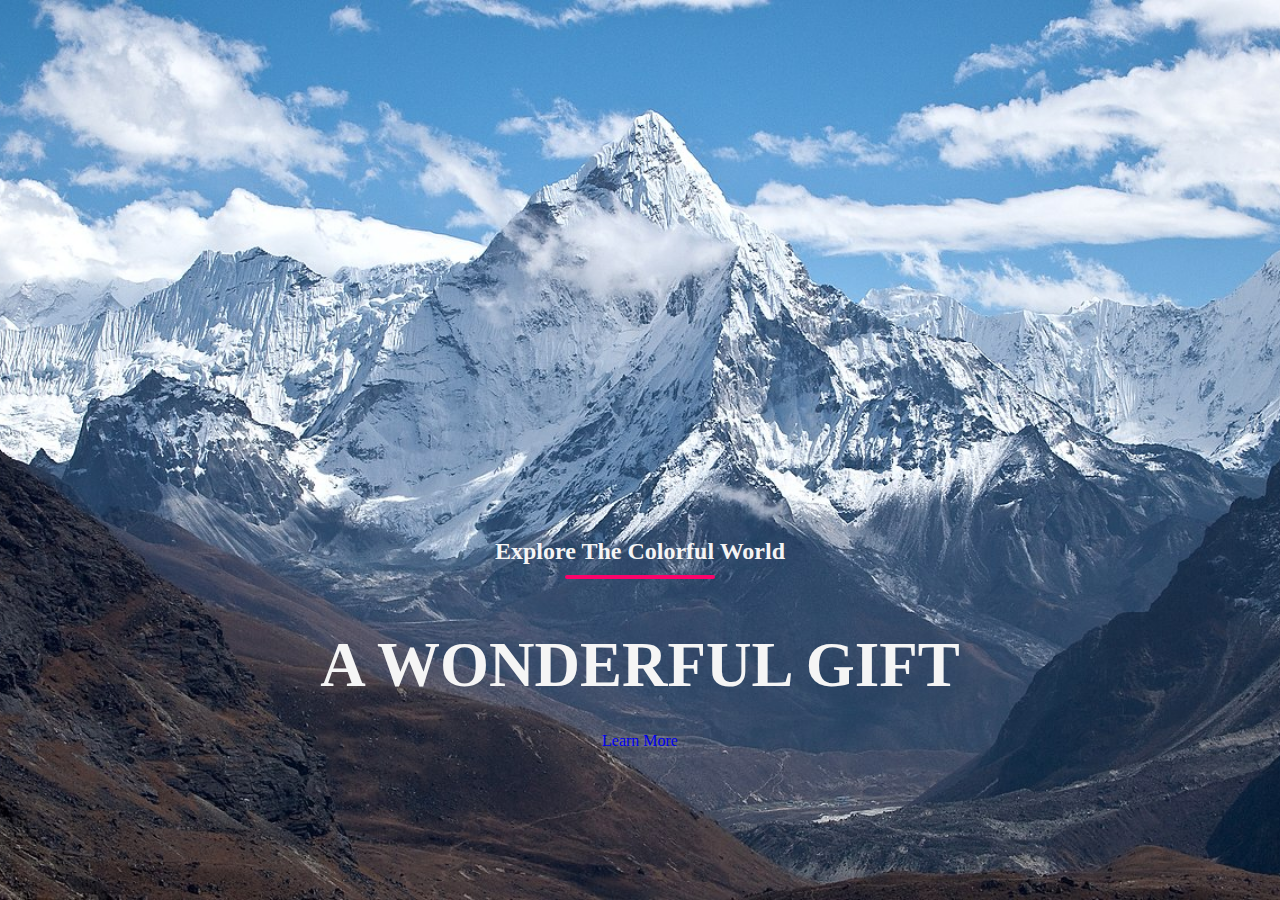
<file: TOURS/index.html>
<!DOCTYPE html>
<html lang="en">
  <head>
    <meta charset="UTF-8" />
    <meta http-equiv="X-UA-Compatible" content="IE=edge" />
    <meta name="viewport" content="width=device-width, initial-scale=1.0" />
    <title>ADVENTURE</title>
    <!--==== CSS ====-->
    <link rel="stylesheet" href="./style.css" />
  </head>
  <body>
    <header>
      <div class="header-content">
        <h2>Explore The Colorful World</h2>
        <div class="line"></div>
        <h1>A WONDERFUL GIFT</h1>
        <a href="#">Learn More</a>
      </div>
    </header>
  </body>
</html>
</file>
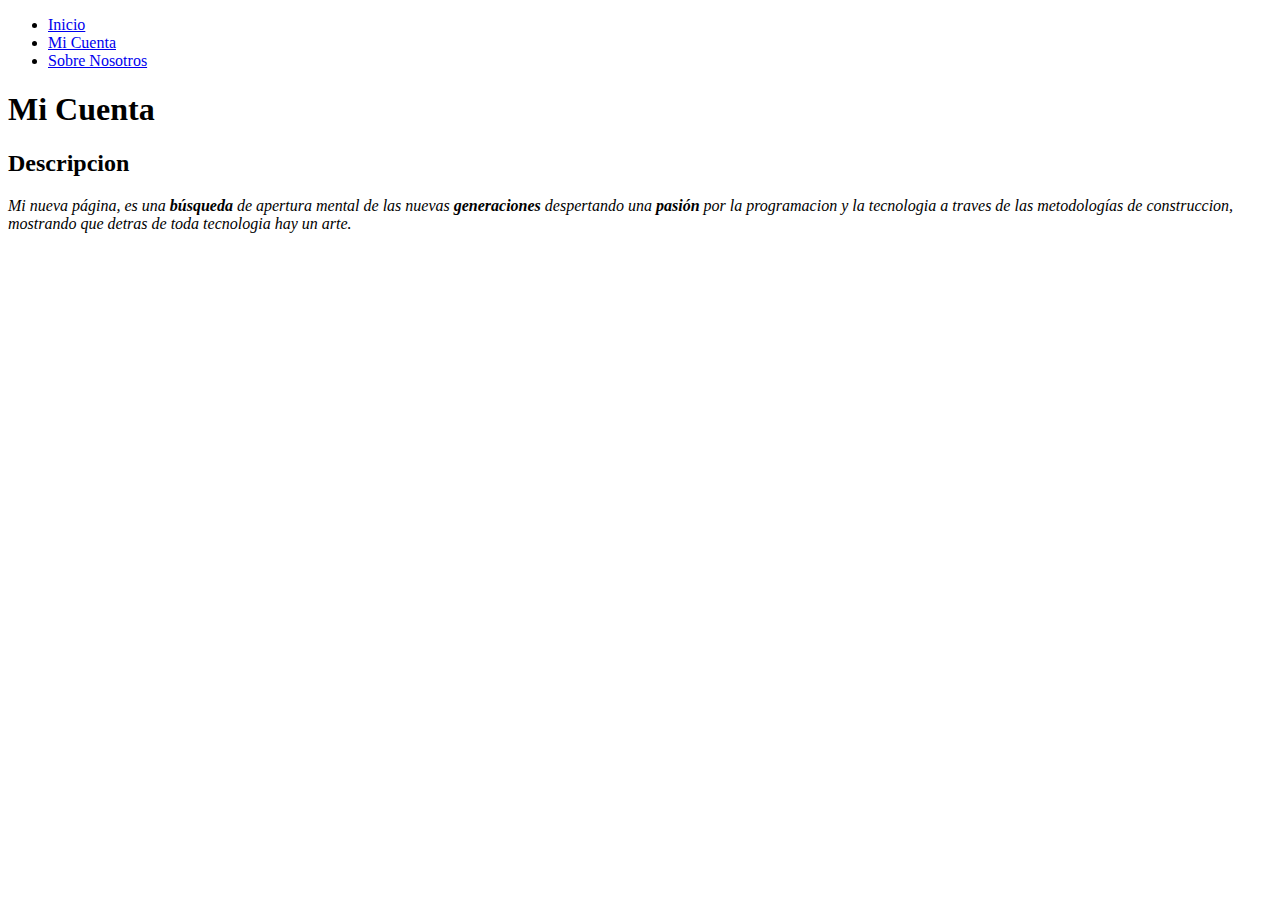
<file: micuenta.html>
<!DOCTYPE html>
<html>
<head>
	<meta charset="utf-8">
	<meta name="viewport" content="width=device-width, initial-scale=1">
	<title>Página Web</title>
	<meta charset="utf-8">
	<meta name="description" content="programación de paginas web">
    <meta name="description" content="Creador de paginas web utilizando HTML, CSS, JS para su uso comercial, didactico o entretenimiento">
	<meta name="keywords" content="HTML">
	<meta name="author" content="Lucas Casal Goncalves Do Rego">
	<meta name="copyright" content="soundcloud">
</head>
<body>
<header>
<nav>
<ul>
<li><a href="index.html">Inicio</a></li>	
<li><a href="micuenta.html">Mi Cuenta</a></li>
<li><a href="nosotros.html">Sobre Nosotros</a></li>
</ul>	
</nav>	
</header>	
<h1>
Mi Cuenta
</h1>
<h2>Descripcion</h2>


<p>
	<i>Mi nueva página, es una <b>búsqueda</b> de apertura mental de las nuevas <b>generaciones</b> despertando una <b>pasión</b> por la programacion y la tecnologia a traves de las metodologías de construccion, mostrando que detras de toda tecnologia hay un arte.</i>
</p>

</body>
</html>
</file>
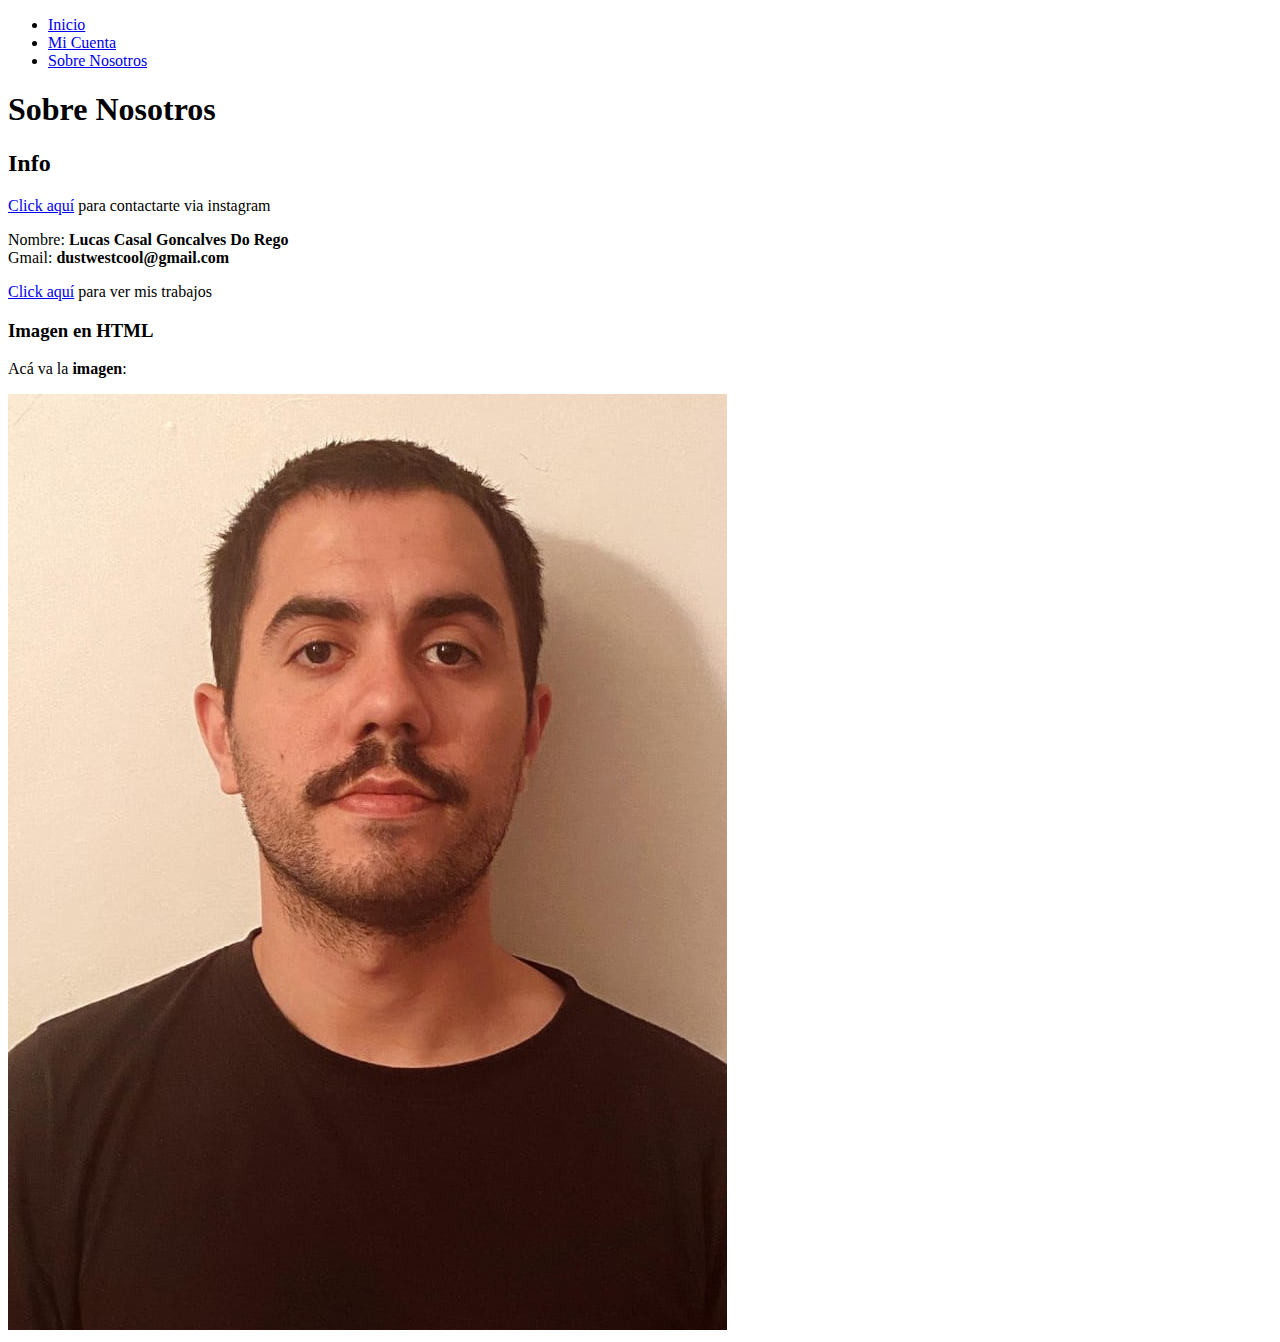
<file: nosotros.html>
<!DOCTYPE html>
<html>
<head>
	<meta charset="utf-8">
	<meta name="viewport" content="width=device-width, initial-scale=1">
	<title>Página Web</title>
	<meta charset="utf-8">
	<meta name="description" content="programación de paginas web">
    <meta name="description" content="Creador de paginas web utilizando HTML, CSS, JS para su uso comercial, didactico o entretenimiento">
	<meta name="keywords" content="HTML">
	<meta name="author" content="Lucas Casal Goncalves Do Rego">
	<meta name="copyright" content="soundcloud">
</head>
<body>
<header>
<nav>
<ul>
<li><a href="index.html">Inicio</a></li>	
<li><a href="micuenta.html">Mi Cuenta</a></li>
<li><a href="nosotros.html">Sobre Nosotros</a></li>
</ul>	
</nav>	
</header>	
<h1>
Sobre Nosotros
</h1>
<h2>Info</h2>

<a href="https://www.instagram.com/escorpio.lux/" target="_BLANK">Click aquí</a> para contactarte via instagram
<p>
	Nombre: <b>Lucas Casal Goncalves Do Rego</b><br>
	Gmail: <b>dustwestcool@gmail.com</b><br>
</p>

<a href="https://github.com/LucasCasal/programadormartes.git/" target="_BLANK">Click aquí</a> para ver mis trabajos

<h3>Imagen en HTML</h3>
	<p>
		Acá va la <b>imagen</b>:
	</p>
	<img src="foto.jpeg">


</body>
</html>
</file>
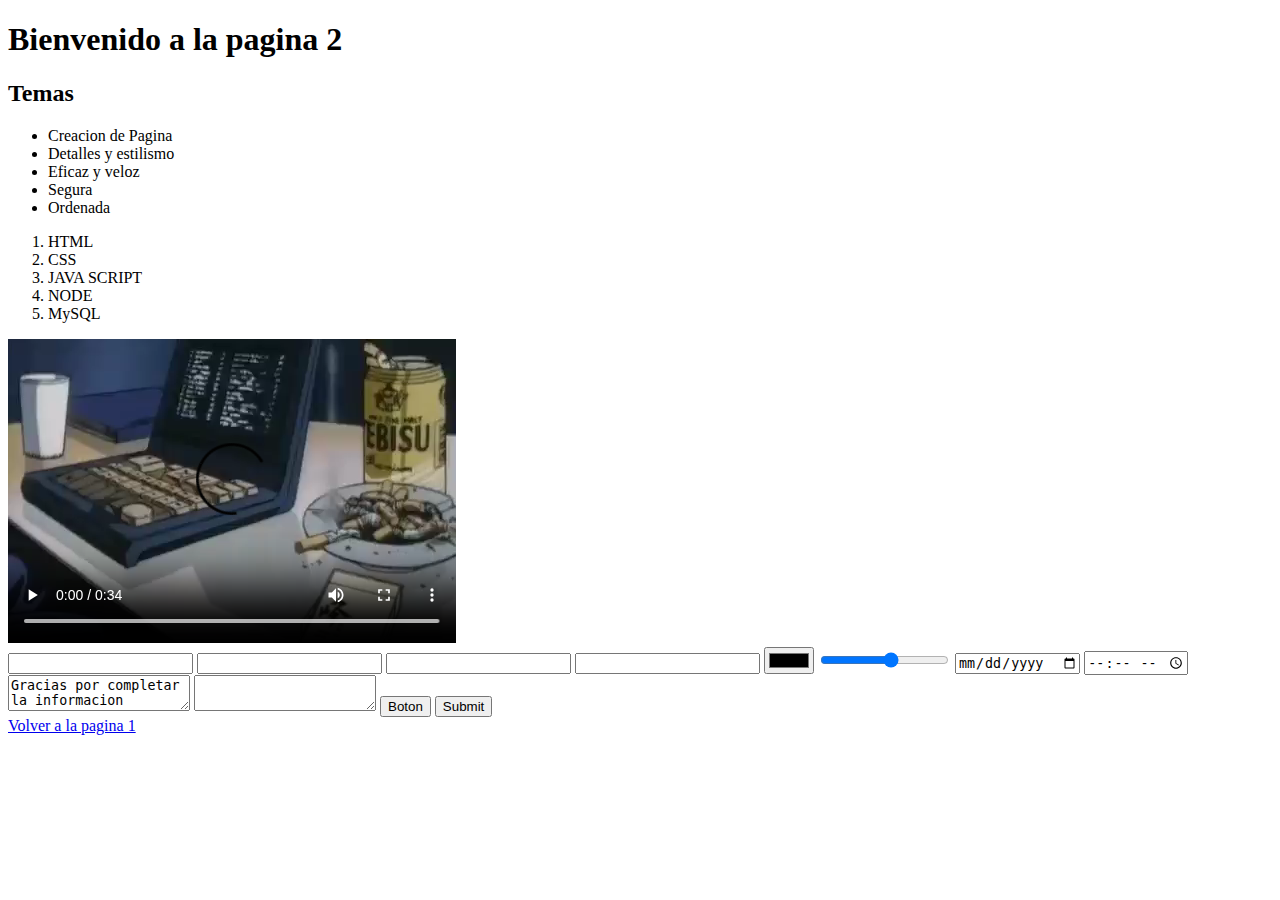
<file: cosas/pagina2.html>
<!DOCTYPE html>
<html>
<head>
	<meta charset="utf-8">
	<meta name="viewport" content="width=device-width, initial-scale=1">
	<title>Pagina 2</title>
</head>
<body>
	<h1>Bienvenido a la pagina 2</h1>
	
	<h2>Temas</h2>
	<ul>
		<li>Creacion de Pagina</li>
		<li>Detalles y estilismo</li>
		<li>Eficaz y veloz</li>
		<li>Segura</li>
		<li>Ordenada</li>
	</ul>
    <ol>
		<li>HTML</li>
		<li>CSS</li>
		<li>JAVA SCRIPT</li>
		<li>NODE</li>
		<li>MySQL</li>
	</ol>
	 <video src="../gif.mp4" controls></video>
<form method="post">
	<input type="text" required="">
	<input type="password" required="">
	<input type="number" required="">
	<input type="email" required="">
	<input type="color" required="">
	<input type="range" min="1" max="10">
	<input type="date" required="">
	<input type="time" required="">
	<textarea readonly="">Gracias por completar la informacion</textarea>
	<textarea></textarea>
	<input type="button" value="Boton">
	<input type="submit">
</form>
	<a href="../index.html">Volver a la pagina 1</a>


   
    
</body>
</html>
</file>
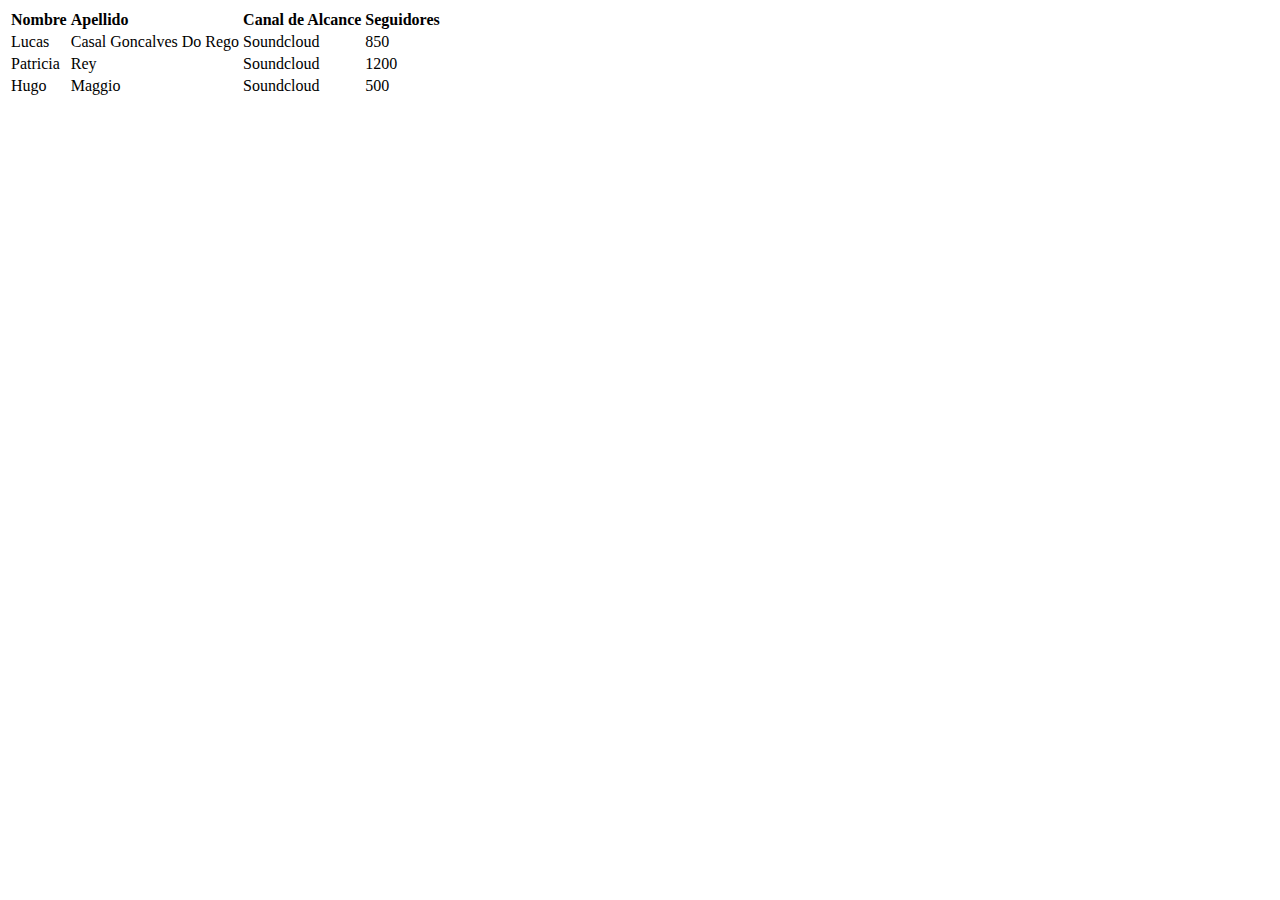
<file: CURSO HTTML DALTO/tablas.html>
<!DOCTYPE html>
<html lang="en">
<head>
    <meta charset="UTF-8">
    <meta http-equiv="X-UA-Compatible" content="IE=edge">
    <meta name="viewport" content="width=device-width, initial-scale=1.0">
    <title>Document</title>
</head>
<body>
    <table>
        <tr>
            <td><b>Nombre</b></td>
            <td><b>Apellido</b></td>
            <td><b>Canal de Alcance</b></td>
            <td><b>Seguidores</b></td>
        </tr>
        <tr>
            <td>Lucas</td>
            <td>Casal Goncalves Do Rego</td>
            <td>Soundcloud</td>
            <td>850</td>
        </tr>
        <tr>
            <td>Patricia</td>
            <td>Rey</td>
            <td>Soundcloud</td>
            <td>1200</td>
        </tr>
        <tr>
            <td>Hugo</td>
            <td>Maggio</td>
            <td>Soundcloud</td>
            <td>500</td>
        </tr>
    </table>
</body>
</html>
</file>
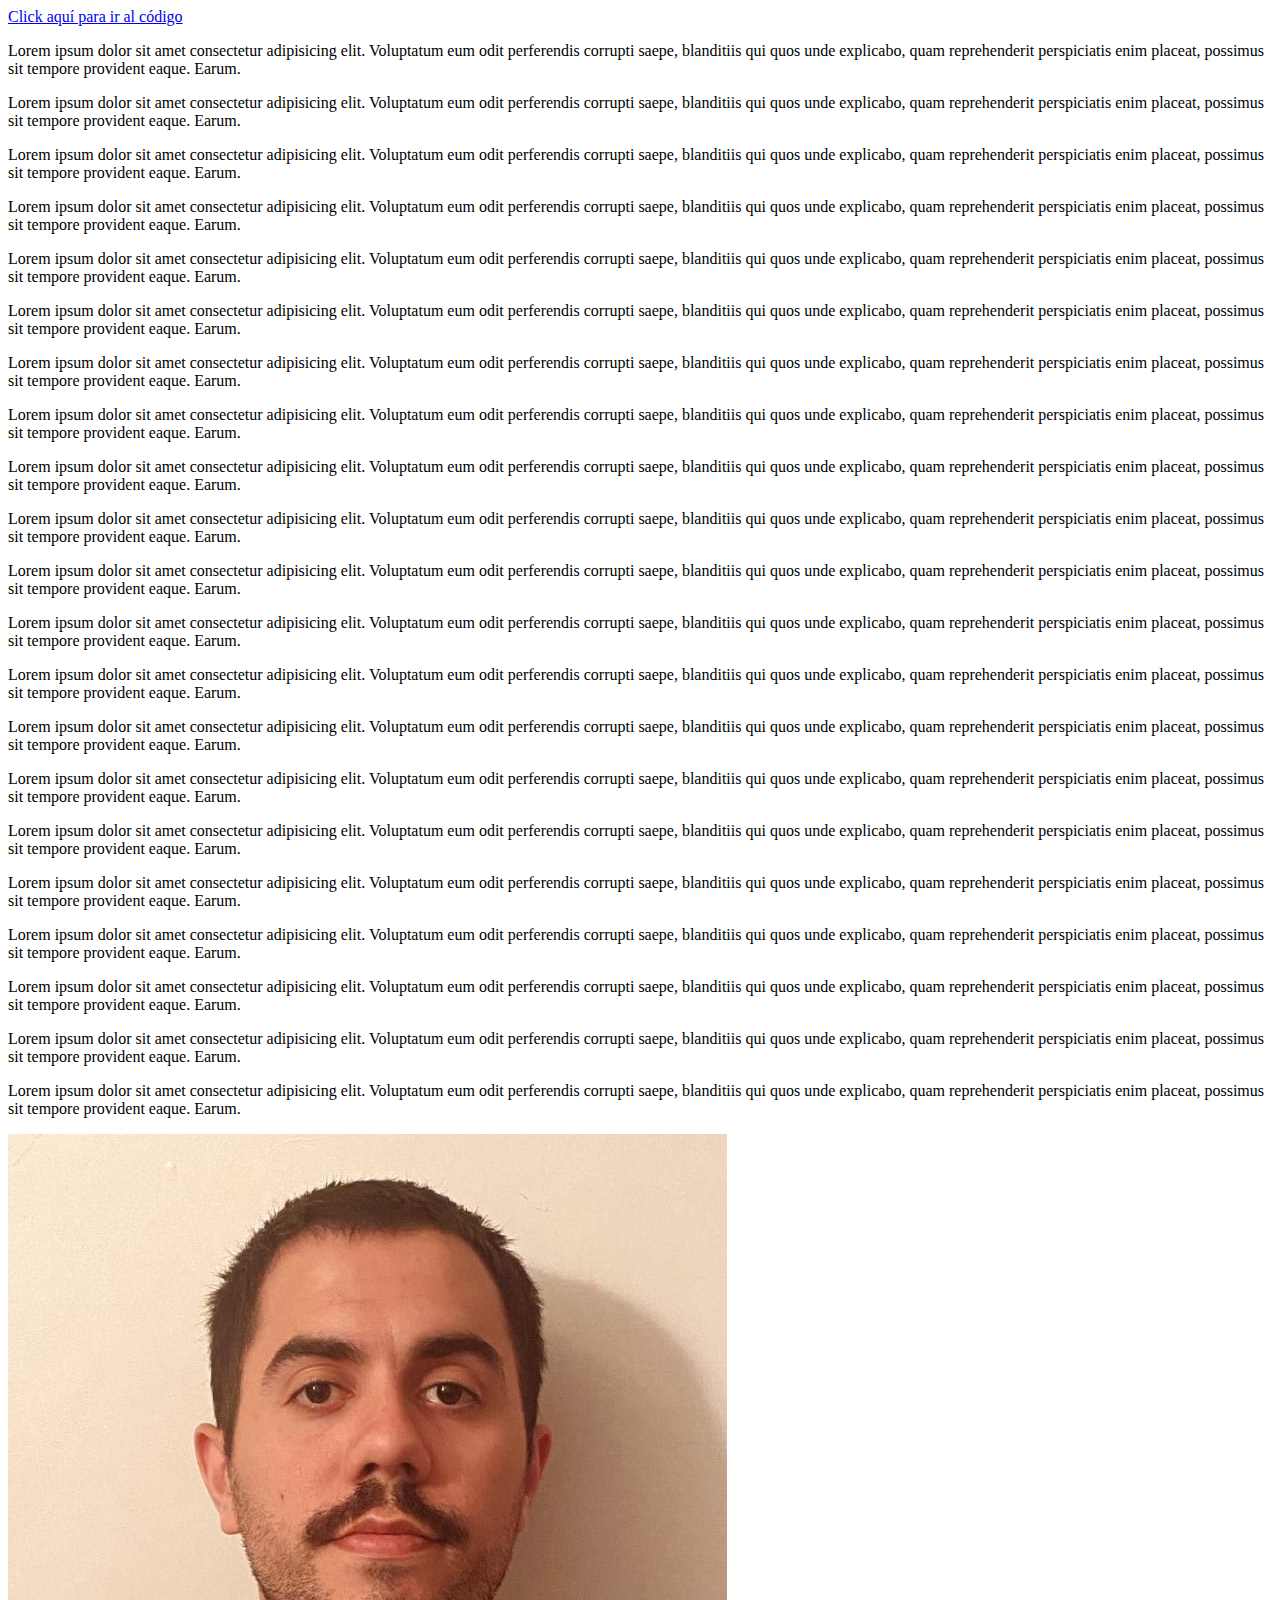
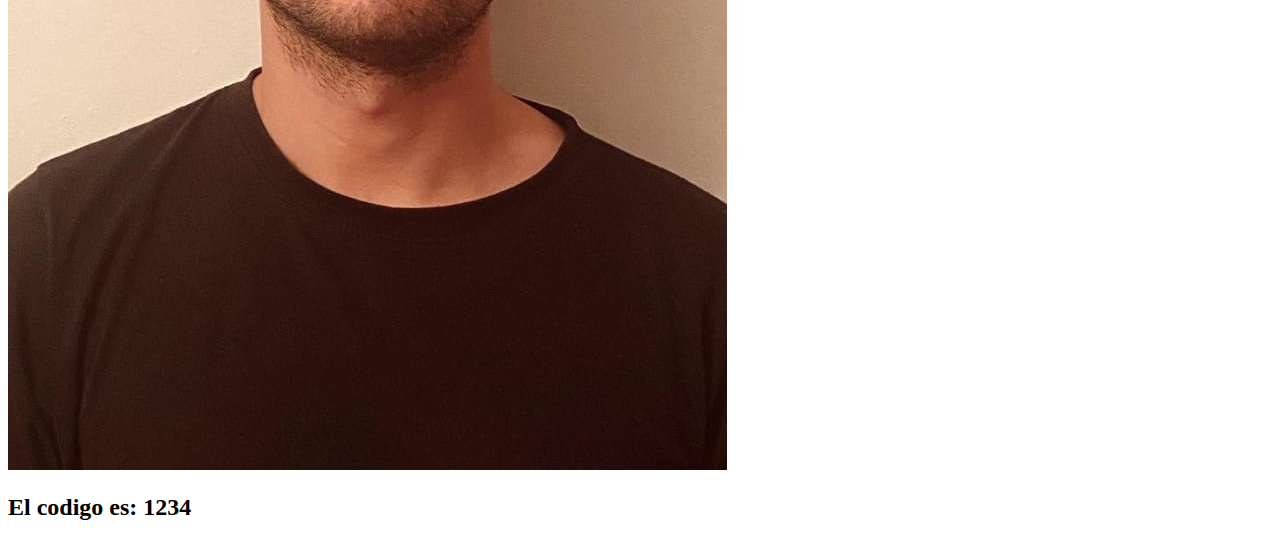
<file: CURSO HTTML DALTO/trucos.html>
<!DOCTYPE html>
<html lang="en">
  <head>
    <meta charset="UTF-8" />
    <meta http-equiv="X-UA-Compatible" content="IE=edge" />
    <meta name="viewport" content="width=device-width, initial-scale=1.0" />
    <link rel="icon" href="foto.icon">
    <title>Document</title>
  </head>
  <body>
    <a href="#codigo">Click aquí para ir al código</a>
    
    <p>
      Lorem ipsum dolor sit amet consectetur adipisicing elit. Voluptatum eum
      odit perferendis corrupti saepe, blanditiis qui quos unde explicabo, quam
      reprehenderit perspiciatis enim placeat, possimus sit tempore provident
      eaque. Earum.
    </p>
    <p>
      Lorem ipsum dolor sit amet consectetur adipisicing elit. Voluptatum eum
      odit perferendis corrupti saepe, blanditiis qui quos unde explicabo, quam
      reprehenderit perspiciatis enim placeat, possimus sit tempore provident
      eaque. Earum.
    </p>
    <p>
      Lorem ipsum dolor sit amet consectetur adipisicing elit. Voluptatum eum
      odit perferendis corrupti saepe, blanditiis qui quos unde explicabo, quam
      reprehenderit perspiciatis enim placeat, possimus sit tempore provident
      eaque. Earum.
    </p>
    <p>
      Lorem ipsum dolor sit amet consectetur adipisicing elit. Voluptatum eum
      odit perferendis corrupti saepe, blanditiis qui quos unde explicabo, quam
      reprehenderit perspiciatis enim placeat, possimus sit tempore provident
      eaque. Earum.
    </p>
    <p>
      Lorem ipsum dolor sit amet consectetur adipisicing elit. Voluptatum eum
      odit perferendis corrupti saepe, blanditiis qui quos unde explicabo, quam
      reprehenderit perspiciatis enim placeat, possimus sit tempore provident
      eaque. Earum.
    </p>
    <p>
      Lorem ipsum dolor sit amet consectetur adipisicing elit. Voluptatum eum
      odit perferendis corrupti saepe, blanditiis qui quos unde explicabo, quam
      reprehenderit perspiciatis enim placeat, possimus sit tempore provident
      eaque. Earum.
    </p>
    <p>
      Lorem ipsum dolor sit amet consectetur adipisicing elit. Voluptatum eum
      odit perferendis corrupti saepe, blanditiis qui quos unde explicabo, quam
      reprehenderit perspiciatis enim placeat, possimus sit tempore provident
      eaque. Earum.
    </p>
    <p>
        Lorem ipsum dolor sit amet consectetur adipisicing elit. Voluptatum eum
        odit perferendis corrupti saepe, blanditiis qui quos unde explicabo, quam
        reprehenderit perspiciatis enim placeat, possimus sit tempore provident
        eaque. Earum.
      </p>
      <p>
        Lorem ipsum dolor sit amet consectetur adipisicing elit. Voluptatum eum
        odit perferendis corrupti saepe, blanditiis qui quos unde explicabo, quam
        reprehenderit perspiciatis enim placeat, possimus sit tempore provident
        eaque. Earum.
      </p>
      <p>
        Lorem ipsum dolor sit amet consectetur adipisicing elit. Voluptatum eum
        odit perferendis corrupti saepe, blanditiis qui quos unde explicabo, quam
        reprehenderit perspiciatis enim placeat, possimus sit tempore provident
        eaque. Earum.
      </p>
      <p>
        Lorem ipsum dolor sit amet consectetur adipisicing elit. Voluptatum eum
        odit perferendis corrupti saepe, blanditiis qui quos unde explicabo, quam
        reprehenderit perspiciatis enim placeat, possimus sit tempore provident
        eaque. Earum.
      </p>
      <p>
        Lorem ipsum dolor sit amet consectetur adipisicing elit. Voluptatum eum
        odit perferendis corrupti saepe, blanditiis qui quos unde explicabo, quam
        reprehenderit perspiciatis enim placeat, possimus sit tempore provident
        eaque. Earum.
      </p>
      <p>
        Lorem ipsum dolor sit amet consectetur adipisicing elit. Voluptatum eum
        odit perferendis corrupti saepe, blanditiis qui quos unde explicabo, quam
        reprehenderit perspiciatis enim placeat, possimus sit tempore provident
        eaque. Earum.
      </p>
      <p>
        Lorem ipsum dolor sit amet consectetur adipisicing elit. Voluptatum eum
        odit perferendis corrupti saepe, blanditiis qui quos unde explicabo, quam
        reprehenderit perspiciatis enim placeat, possimus sit tempore provident
        eaque. Earum.
      </p>
      <p>
        Lorem ipsum dolor sit amet consectetur adipisicing elit. Voluptatum eum
        odit perferendis corrupti saepe, blanditiis qui quos unde explicabo, quam
        reprehenderit perspiciatis enim placeat, possimus sit tempore provident
        eaque. Earum.
      </p>
      <p>
        Lorem ipsum dolor sit amet consectetur adipisicing elit. Voluptatum eum
        odit perferendis corrupti saepe, blanditiis qui quos unde explicabo, quam
        reprehenderit perspiciatis enim placeat, possimus sit tempore provident
        eaque. Earum.
      </p>
      <p>
        Lorem ipsum dolor sit amet consectetur adipisicing elit. Voluptatum eum
        odit perferendis corrupti saepe, blanditiis qui quos unde explicabo, quam
        reprehenderit perspiciatis enim placeat, possimus sit tempore provident
        eaque. Earum.
      </p>
      <p>
        Lorem ipsum dolor sit amet consectetur adipisicing elit. Voluptatum eum
        odit perferendis corrupti saepe, blanditiis qui quos unde explicabo, quam
        reprehenderit perspiciatis enim placeat, possimus sit tempore provident
        eaque. Earum.
      </p>
      <p>
        Lorem ipsum dolor sit amet consectetur adipisicing elit. Voluptatum eum
        odit perferendis corrupti saepe, blanditiis qui quos unde explicabo, quam
        reprehenderit perspiciatis enim placeat, possimus sit tempore provident
        eaque. Earum.
      </p>
      <p>
        Lorem ipsum dolor sit amet consectetur adipisicing elit. Voluptatum eum
        odit perferendis corrupti saepe, blanditiis qui quos unde explicabo, quam
        reprehenderit perspiciatis enim placeat, possimus sit tempore provident
        eaque. Earum.
      </p>
      <p>
        Lorem ipsum dolor sit amet consectetur adipisicing elit. Voluptatum eum
        odit perferendis corrupti saepe, blanditiis qui quos unde explicabo, quam
        reprehenderit perspiciatis enim placeat, possimus sit tempore provident
        eaque. Earum.
      </p>
      <img src="foto.jpeg" alt="Lucas Casal" title="Programador" />
      <h2 id="codigo">El codigo es: 1234</h2>
  </body>
</html>
</file>
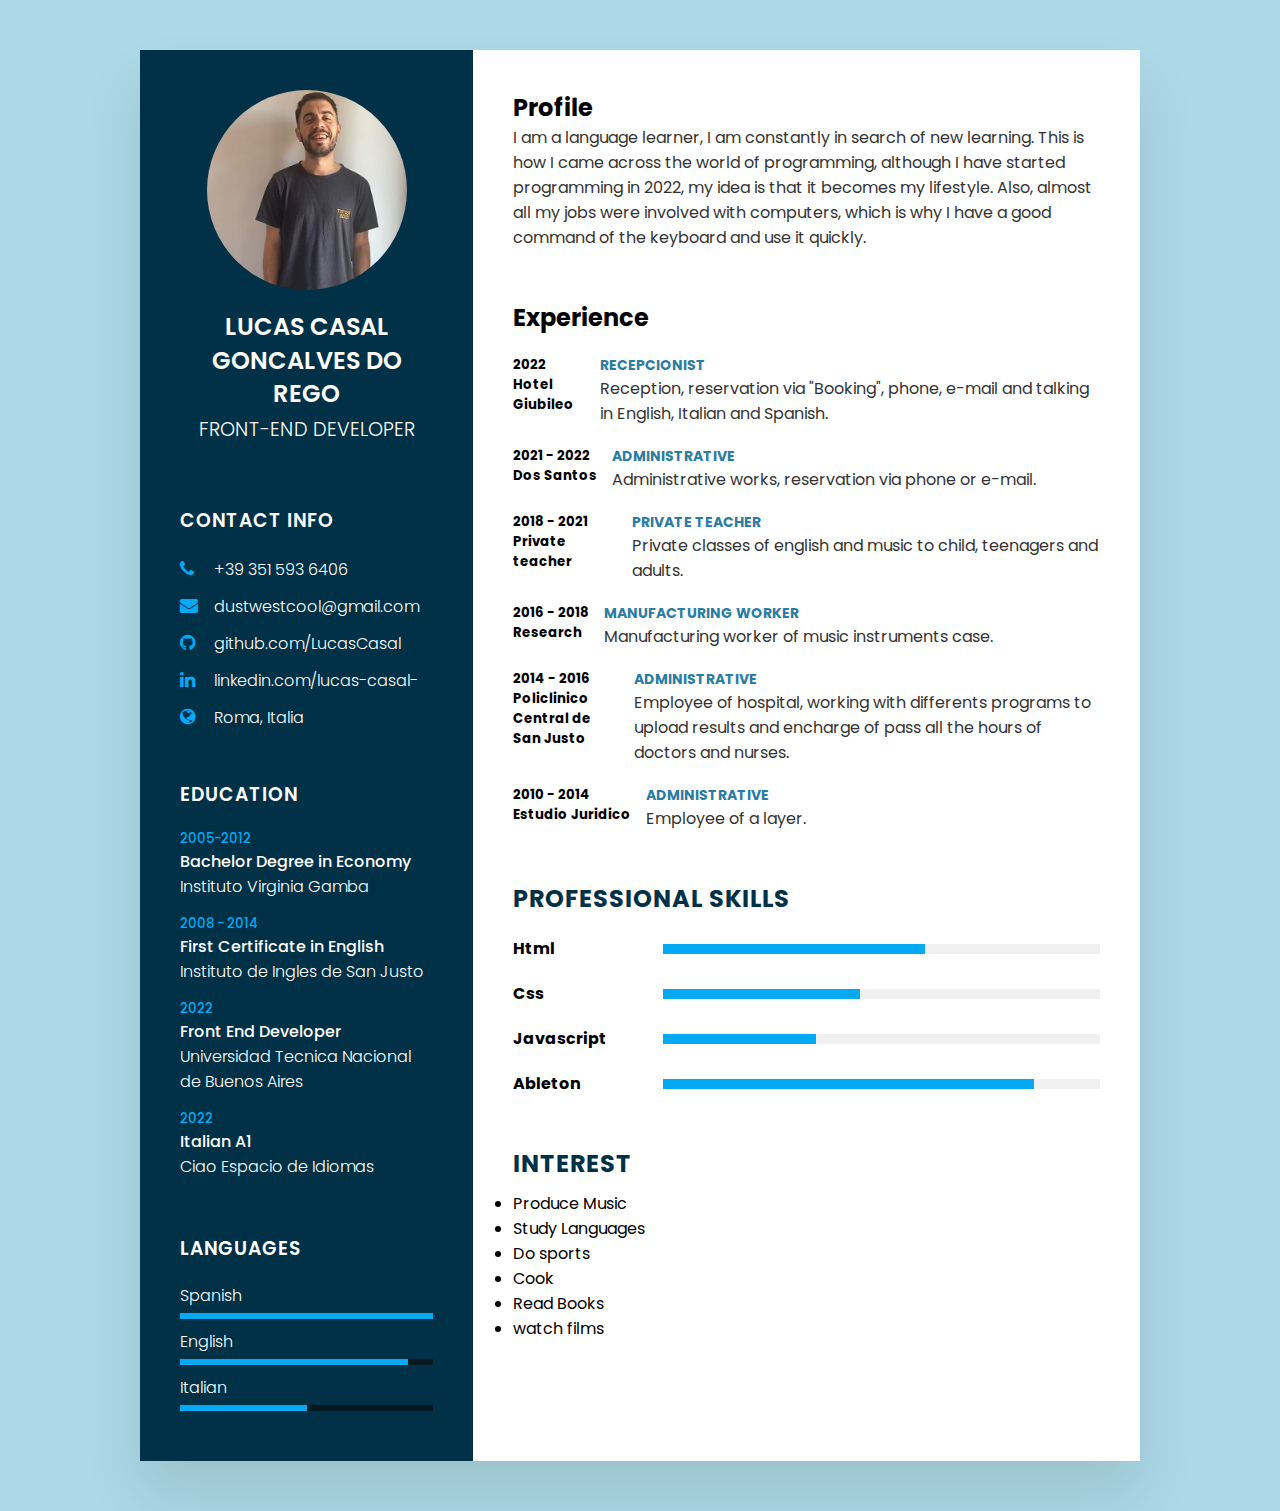
<file: CV/cv.html>
<!DOCTYPE html>
<html lang="en">
<head>
    <meta charset="UTF-8">
    <meta http-equiv="X-UA-Compatible" content="IE=edge">
    <meta name="viewport" content="width=device-width, initial-scale=1.0">
    <title>CV</title>
    <link rel="stylesheet" href="https://cdnjs.cloudflare.com/ajax/libs/font-awesome/4.7.0/css/font-awesome.css" integrity="sha512-5A8nwdMOWrSz20fDsjczgUidUBR8liPYU+WymTZP1lmY9G6Oc7HlZv156XqnsgNUzTyMefFTcsFH/tnJE/+xBg==" crossorigin="anonymous" referrerpolicy="no-referrer" />
    <link rel="stylesheet" type="text/css" href="cv.css">
</head>
<body>
    <div class="container">
        <div class="left_Side">
           <div class="profileText">
             <div class="imgBx">
                <img src="img.jpeg">
             </div>
             <h2>Lucas Casal Goncalves Do Rego<br><span>Front-End Developer</span></span></h2>
           </div>

        <div class="contactInfo">
            <h3 class="title">Contact Info</h3>
            <ul>
                <li>
                    <span class="icon"><i class="fa fa-phone" aria-hidden="true"></i></span>
                    <span class="text">+39 351 593 6406</span>
                </li>
                <li>
                    <span class="icon"><i class="fa fa-envelope" aria-hidden="true"></i></span>
                    <span class="text">dustwestcool@gmail.com</span>
                </li>
                <li>
                    <span class="icon"><i class="fa fa-github" aria-hidden="true"></i></span>
                    <span class="text">github.com/LucasCasal</span>
                </li>
                <li>
                    <span class="icon"><i class="fa fa-linkedin" aria-hidden="true"></i></span>
                    <span class="text">linkedin.com/lucas-casal-</span>
                </li>
                <li>
                    <span class="icon"><i class="fa fa-globe" aria-hidden="true"></i></span>
                    <span class="text">Roma, Italia</span>
                </li>
            </ul>
        </div>



        <div class="contactInfo education">
            <h3 class="title">Education</h3>
            <ul>
                <li>
                    <h5>2005-2012</h5>
                    <h4>Bachelor Degree in Economy</h4>
                    <h4>Instituto Virginia Gamba</h4>
                </li>    
                <li>
                   <h5>2008 - 2014</h5>
                   <h4>First Certificate in English</h4>
                   <h4>Instituto de Ingles de San Justo</h4>
                </li>  
                <li>
                    <h5>2022</h5>
                    <h4>Front End Developer</h4>
                    <h4>Universidad Tecnica Nacional de Buenos Aires</h4>
                </li>
                <li>
                    <h5>2022</h5>
                    <h4>Italian A1</h4>
                    <h4>Ciao Espacio de Idiomas</h4>
                </li>        
            </ul>
        </div>

        <div class="contactInfo language">
            <h3 class="title">Languages</h3>
            <ul>
                <li>
                 <span class="text">Spanish</span>
                 <span class="percent">
                    <div style="width: 100%;"></div>
                 </span>
                </li>
                <li>
                    <span class="text">English</span>
                    <span class="percent">
                     <div style="width: 90%;"></div>  
                    </span>
                </li>
                <li>
                    <span class="text">Italian</span>
                    <span class="percent">
                        <div style="width: 50%;"></div>
                    </span>
                </li>
            </ul>
         </div>
        </div>

        <div class="right_Side">
            <div class="about">
                <h2 class="tittle 2">Profile</h2>
                <p>I am a language learner, I am constantly in search of new learning.
                 This is how I came across the world of programming, although I have
                 started programming in 2022, my idea is that it becomes my lifestyle.
                 Also, almost all my jobs were involved with computers, which is why 
                 I have a good command of the keyboard and use it quickly.</p>
            </div>
        
        
            <div class="about">
             <h2 class="tittle 2">Experience</h2>
               <div class="box">
                   <div class="year company">
                     <h5>2022</h5>
                     <h5>Hotel Giubileo</h5>
                      </div>
                     <div class="text">
                     <h4>Recepcionist</h4>
                       <p> Reception, reservation via "Booking", phone, e-mail
                         and talking in English, Italian and Spanish.
                       </p>
                   </div>
              </div>

               <div class="box">
                  <div class="year company">
                    <h5>2021 - 2022</h5>
                    <h5>Dos Santos</h5>
                 </div>
                 <div class="text">
                     <h4>Administrative</h4>
                     <p>Administrative works, reservation via phone or e-mail.</p>
                 </div>
               </div>

               <div class="box">
                 <div class="year company">
                  <h5>2018 - 2021</h5>
                  <h5>Private teacher</h5>
                 </div>
                 <div class="text">
                  <h4>Private Teacher</h4>
                     <p>Private classes of english and music to child,
                         teenagers and adults.
                     </p>
                 </div>
               </div>

               <div class="box">
                 <div class="year company">
                  <h5>2016 - 2018</h5>
                  <h5>Research</h5>
                 </div>
                 <div class="text">
                  <h4>Manufacturing worker</h4>
                  <p> Manufacturing worker of music instruments case.</p>
                 </div>
               </div>

               <div class="box">
                 <div class="year company">
                 <h5>2014 - 2016</h5>
                 <h5>Policlinico Central de San Justo</h5>
                 </div>
                 <div class="text">
                 <h4>Administrative</h4>
                     <p> Employee of hospital, working with differents programs
                     to upload results and encharge of pass all the hours of doctors
                      and nurses.
                     </p>
                 </div>
              </div>

              
              <div class="box">
                 <div class="year company">
                 <h5>2010 - 2014</h5>
                 <h5>Estudio Juridico</h5>
                 </div>
                 <div class="text">
                   <h4>Administrative</h4>
                   <p> Employee of a layer.</p>
                 </div>
              </div>
            </div>

            <div class="about skills">
             <h2 class="title2">Professional Skills</h2>   
             <div class="box">
              <h4>Html</h4>
              <div class="percent">
                <div style="width: 60%;"></div>
              </div>
             </div>
             <div class="box">
                <h4>Css</h4>
                <div class="percent">
                    <div style="width: 45%;"></div>
                </div>
               </div>
               <div class="box">
                <h4>Javascript</h4>
                <div class="percent">
                    <div style="width: 35%;"></div>
                </div>
               </div>
               <div class="box">
                <h4>Ableton</h4>
                <div class="percent">
                    <div style="width: 85%;"></div>
                </div>
               </div>  
            </div>
            <div class="about interest">
                <h2 class="title2">Interest</h2>
                <ul>
                    <li>Produce Music</li>
                    <li>Study Languages</li>
                    <li>Do sports</li>
                    <li>Cook</li>
                    <li>Read Books</li>
                    <li>watch films</li>
                </ul>
            </div>
        </div>
    </div>
</body>
</html>
</file>
<file: TOURS/style.css>
/* Google Fonts*/
@import url('https://fonts.googleapis.com/css2?family=Poppins');

/*=== Global ===*/
* {
    margin: 0;
    padding: 0;
    box-sizing: border-box;
}

a {
    text-decoration: none;
}

header {
    width: 100vw;
    height: 100vh;
    background-image: url(./mountain.jpg);
    background-position: bottom;
    background-size: cover;
    display: flex;
    align-items: flex-end;
    justify-content: center;
}

.header-content {
    margin-bottom: 150px;
    color: whitesmoke;
    text-align: center;
}

.header-content h2 {
    font-size: 4vmins;
}

.line {
    width: 150px;
    height: 4px;
    background: #fc036b;
    margin: 10px auto;
    border-radius: 5px;
}

.header-content h1 {
    font-size: 7vmin;
    margin-top: 50px;
    margin-bottom: 30px;
}

.ctn {
    padding: 8px 15px;
    background: #fc036b;
    border-radius: whitesmoke;
}
</file>
<file: CV/cv.css>
@import url('https://fonts.googleapis.com/css?family=Poppins:200,300,400,500,600,700,800,900&display=swap');

* {
    margin: 0;
    padding: 0;
    box-sizing: border-box;
    font-family: 'Poppins', sans-serif;
}

body {
    background: lightblue;
    display: flex;
    justify-content: center;
    align-items: center;
    min-height: 100vh;
}

.container {
    position: relative;
    width: 100%;
    max-width: 1000px;
    min-height: 1000px;
    background: #fff;
    margin: 50px;
    display: grid;
    grid-template-columns: 1fr 2fr;
    box-shadow: 0 35px 55px rgba(0, 0, 0, 0.1);
}

.container .left_Side {
    position: relative;
    background: #003147;
    padding: 40px;
}

.container .right_Side {
    position: relative;
    background: #fff;
    padding: 40px;
}

.profileText {
    position: relative;
    display: flex;
    flex-direction: column;
    align-items: center;
    padding-bottom: 20px;
    border-bottom: 1px solid rgba (255, 255, 255, 0.2);
}

.profileText .imgBx {
    position: relative;
    width: 200px;
    height: 200px;
    border-radius: 50%;
    overflow: hidden;
}

.profileText .imgBx img {
    position: absolute;
    top: 0;
    left: 0;
    width: 100%;
    height: 100%;
    object-fit: cover;
}

.profileText h2 {
    color: #fff;
    font-size: 1.5em;
    margin-top: 20px;
    text-transform: uppercase;
    text-align: center;
    font-weight: 600;
    line-height: 1.4em;
}

.profileText h2 span {
    font-size: 0.8em;
    font-weight: 300;
}

.contactInfo {
    padding-top: 40px;
}

.title {
    color: #fff;
    text-transform: uppercase;
    font-weight: 600;
    letter-spacing: 1px;
    margin-bottom: 20px;
}

.contactInfo ul {
    position: relative;
}

.contactInfo ul li {
    position: relative;
    list-style: none;
    margin: 10px 0;
    cursor: pointer;
}

.contactInfo ul li .icon {
    display: inline-block;
    width: 30px;
    font-size: 18px;
    color: #03a9f4;
}

.contactInfo ul li span {
    color: #fff;
    font-weight: 300;
}

.contactInfo.education li {
    margin-bottom: 15px;
}

.contactInfo.education h5 {
    color: #03a9f4;
    font-weight: 500;
}

.contactInfo.education h4:nth-child(2) {
    color: #fff;
    font-weight: 500;
}

.contactInfo.education h4 {
    color: #fff;
    font-weight: 300;
}

.contactInfo.language .percent {
    position: relative;
    width: 100%;
    height: 6px;
    background: #081921;
    display: block;
    margin-top: 5px;
}

.contactInfo.language .percent div {
    position: absolute;
    top: 0;
    left: 0;
    height: 100%;
    background: #03a9f4;


}


.about {
    margin-bottom: 50px;
}

.about:last-child {
    margin-bottom: 0;
}

.title2 {
    color: #003147;
    text-transform: uppercase;
    letter-spacing: 1px;
    margin-bottom: 10px;
}

p {
    color: #333;
}

.about .box {
    display: flex;
    flex-direction: row;
    margin: 20px 0;
}

.about .box .year_company {
    min-width: 400px;
}

.about .box .year_company h5 {
    text-transform: uppercase;
    color: #848c90;
    font-weight: 200;
    margin-right: 10px;
    display: flex;
    flex-direction: row;
}

.about .box .text h4 {
    text-transform: uppercase;
    color: #2a7da2;
    font-size: 14px;
    display: relative;
    flex-direction: row;

}

.about .box .text {
    margin-left: 15px;
    display: relative;
    flex-direction: row;
}

.skills .box {
    position: relative;
    width: 100%;
    display: grid;
    grid-template-columns: 150px 1fr;
    justify-content: center;
    align-items: center;
}

.skills .box .h4 {
    text-transform: uppercase;
    color: #848c99;
    font-weight: 500;
}

.skills .box .percent {
    position: relative;
    width: 100%;
    height: 10px;
    background: #f0f0f0;
}
.skills .box .percent div
{
    position: absolute;
    top:0;
    left: 0;
    height: 100%;
    background: #03a9f4 ;
    
}
</file>
